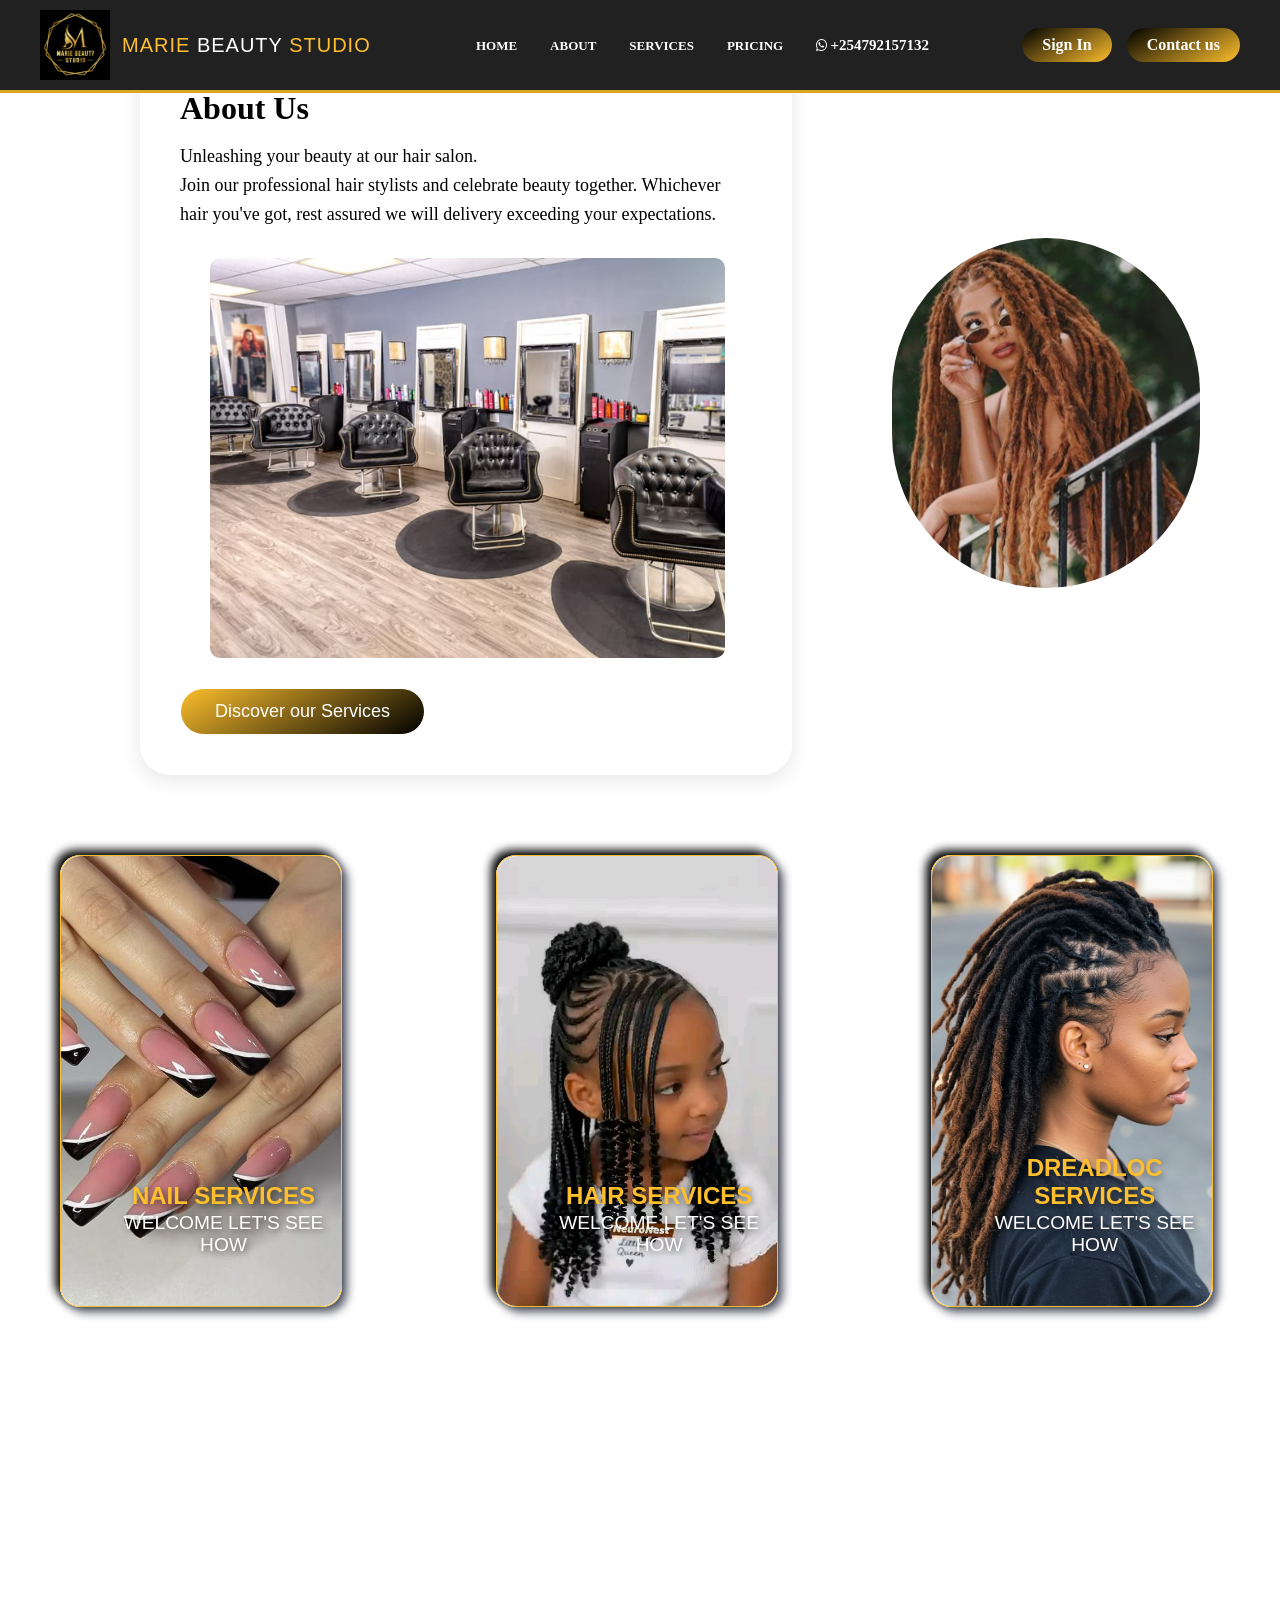
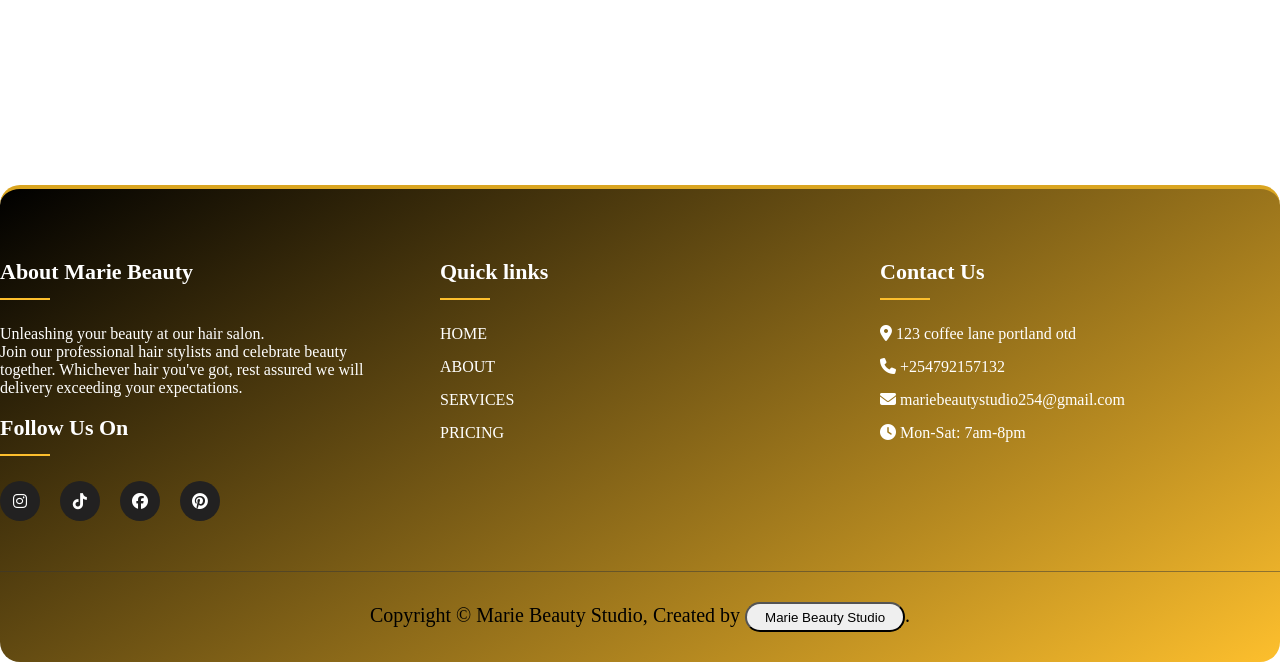
<file: public/about.html>
<!DOCTYPE html>
<html lang="en">
<head>
    <meta charset="UTF-8">
    <meta http-equiv="X-UA-Compatible" content="IE=edge">
    <meta name="viewport" content="width=device-width, initial-scale=1.0">
    <title>About us</title>
    <link rel="stylesheet" href="https://cdnjs.cloudflare.com/ajax/libs/font-awesome/6.5.2/css/all.min.css">
      <link rel="stylesheet" href="abot.css">
</head>
<body>
   
    <header>
       <aside>
  <div class="contain header-container">
    <a href="#" class="logo">
      <img src="images/44444.jpeg">
      <div class="logo-text">
      MARIE <span>BEAUTY </span>STUDIO
      </div>
      <div class="close" id="close-btn">
        <i></i>
      </div>
    </a>

    <nav>
      <ul>
        <li><a href="home.html">HOME</a></li>
        <li><a href="about.html">ABOUT</a></li>
        <li><a href="services.html">SERVICES</a></li>
        <li><a href="pricing.html">PRICING</a></li>
        
        <li><a href=""> <i class="fab fa-whatsapp"></i> <span>+254792157132 </span></a></li>
      </ul>

    </nav>
    <div class="nav-buttons">
        <a href="" class="btn btn-secondary"> Sign In</a>
        <a href="" class="btn btn-primary"> Contact us</a>

      </div>
  </div>

  </aside>
</header>

<section class="me">
     <div class="left-column">
        <h2>About Us</h2>

        <p>
        Unleashing your beauty at our hair salon. <br>
        Join our professional hair stylists and celebrate beauty together.
        Whichever hair you've got, rest assured we will delivery
        exceeding your expectations.
        </p>
        <img src="images/seatsseats.jpg" >
        <button class="hero-btn"><a href="services.html">Discover our Services</a></button>

    </div>

    <div class="right-column">
        <img src="images/cropped_1616 (1).jpg">
    </div>

</section>
<section class="flip">
  

     <div class="row">
  <div class="wrapper2">
    <div class="card5">
      <div class="front-page">
        <div class="card-info">
          <h2 class="card-title"> NAIL SERVICES</h2>
          <p class="card-subtitle">WELCOME LET'S SEE HOW</p>

        </div>
      </div>
      <div class="back-page">
        <div class="card-content">
         <h3> MARIE BEAUTY STUDIO </h3>
         <p class="card-description"> Marie Beauty studio is a fantastic place to be and have your hair done</p>
         <button class="card-button"> <a href="services.html"> Explore More </a></button>
                </div>

      </div>
    </div>
  </div>


 <div class="wrapper4">
    <div class="card7">
      <div class="front-page2">
        <div class="card-info2">
          <h2 class="card-title2"> HAIR SERVICES</h2>
          <p class="card-subtitle2">WELCOME LET'S SEE HOW</p>

        </div>
      </div>
      <div class="back-page2">
        <div class="card-content2">
         <h3>MARIE BEAUTY STUDIO </h3>
         <p class="card-description2"> Marie Beauty studio is a fantastic place to be and have your hair done</p>
         <button class="card-button"> <a href="services.html"> Explore More </a></button>
                </div>

      </div>
    </div>
  </div>


 <div class="wrapper3">
    <div class="card6">
      <div class="front-page1">
        <div class="card-info1">
          <h2 class="card-title1"> DREADLOC SERVICES</h2>
          <p class="card-subtitle1">WELCOME LET'S SEE HOW</p>

        </div>
      </div>
      <div class="back-page1">
        <div class="card-content1">
         <h3> MARIE BEAUTY STUDIO </h3>
         <p class="card-description1"> Marie Beauty studio is a fantastic place to be and have your hair done</p>
         <button class="card-button"> <a href="services.html"> Explore More </a></button>
                </div>

      </div>
    </div>
  </div>
</div>

</section>


<footer>
  <div class="lastlast">
    <div class="footer-content">
      <div class="footer-column">
        <h3> About Marie Beauty</h3>
        <p> Unleashing your beauty at our hair salon. <br>
        Join our professional hair stylists and celebrate beauty together.
        Whichever hair you've got, rest assured we will delivery
        exceeding your expectations.</p><br>
        <h3>Follow Us On</h3>
        <div class="social-links">
          <a href="https://www.facebook.com/Marie Beauty Studio" target="_blank"> <i class="fab fa-instagram"></i></a>
          <a href="https://www.facebook.com/Marie Beauty Studio" target="_blank"> <i class="fab fa-tiktok"></i></a>
          <a href="https://www.facebook.com/Marie Beauty Studio" target="_blank"> <i class="fab fa-facebook"></i></a>
          <a href="https://www.facebook.com/Marie Beauty Studio" target="_blank"> <i class="fab fa-pinterest"></i></a>
          </div>
        
      </div>
<div class="footer-column">
  <h3>Quick links</h3>
   <ul class="footer-links">
    <li><a href="">HOME</a></li>
    <li><a href="">ABOUT</a></li>
    <li><a href="">SERVICES</a></li>
    <li><a href="">PRICING</a></li>
   </ul>
</div>
<div class="footer-column">
  <h3>Contact Us</h3>

  <ul class="footer-links">
  <li><i class="fas fa-map-marker-alt"></i> <span>123 coffee lane portland otd</span></li>
  <li><i class="fas fa-phone"> </i> <span>+254792157132 </span></li>
  <li><i class="fas fa-envelope"></i><span> mariebeautystudio254@gmail.com </span></li>
  <li><i class="fas fa-clock"></i> <span>Mon-Sat: 7am-8pm </span></li>
  </ul>
</div>


    </div>
    <div class="copyright">
       Copyright  &copy; Marie Beauty Studio, <span>Created by <button>Marie Beauty Studio </button></span>.
    </div>
  </div>
</footer>
</body>
</html>
</file>
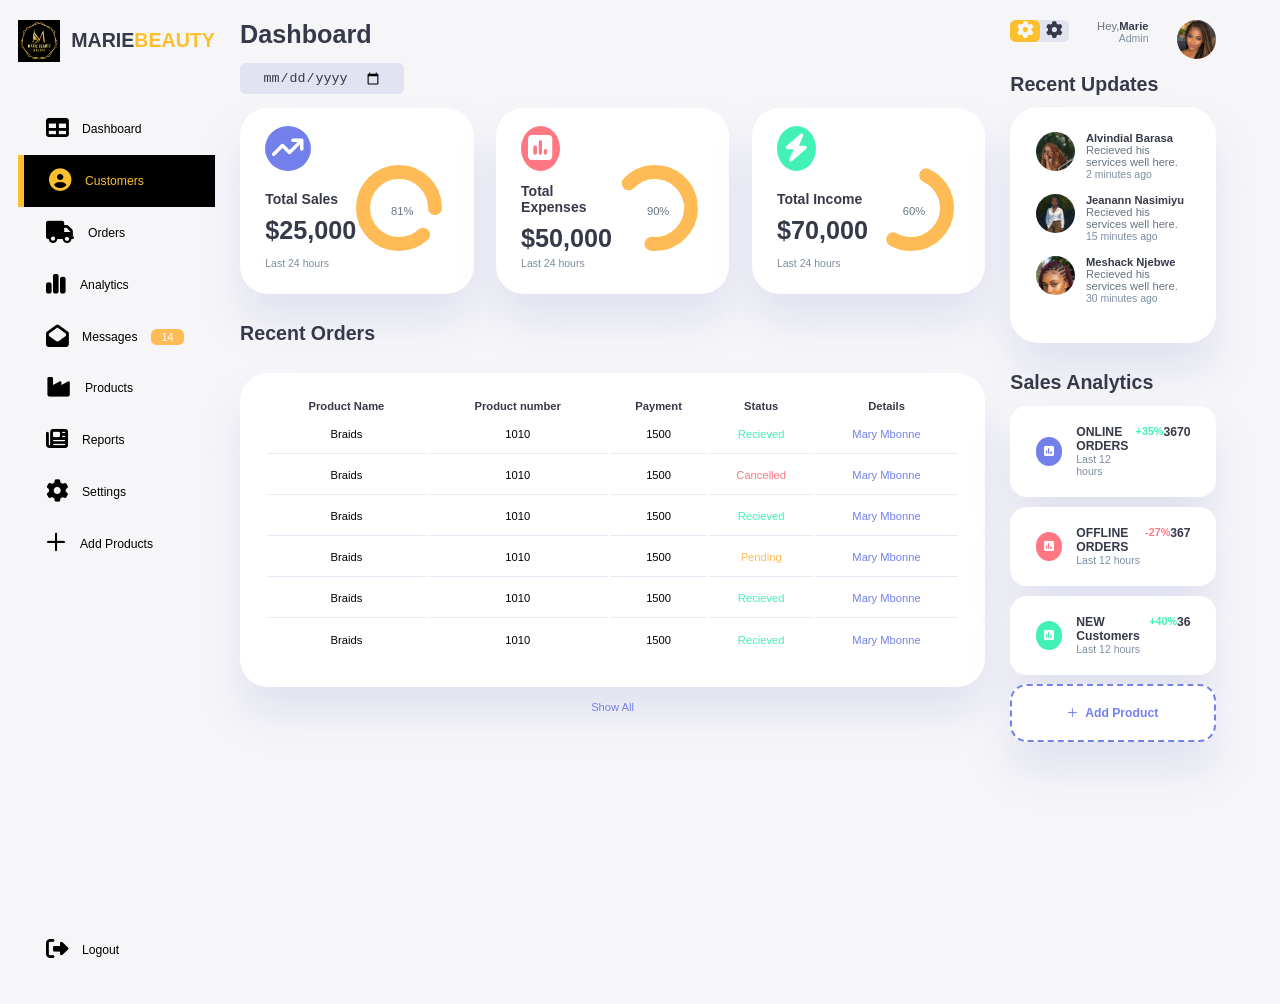
<file: public/dashboard.html>
<!DOCTYPE html>
<html lang="en">
<head>
    <meta charset="UTF-8">
    <meta http-equiv="X-UA-Compatible" content="IE=edge">
    <meta name="viewport" content="width=device-width, initial-scale=1.0">
    <title>DASHBOARD</title>
     <link rel="stylesheet" href="https://cdnjs.cloudflare.com/ajax/libs/font-awesome/6.5.2/css/all.min.css">
    <link rel="stylesheet" href="dash.css">
</head>
<body>
<div class="container">
    <aside>
        <div class="top">
          <div class="logo">
            <img src="images/44444.jpeg"> <br>
            <h2>MARIE<span>BEAUTY</span></h2>
          </div>
          <div class="close" id="close-btn">
            <i class="fa-solid fa-xmark"></i>
          </div>
        </div>
        <div class="sidebar">
            <a href="#"><span><i class="fa fa-table"></i></span>
                <h3>Dashboard</h3>
            </a>
              <a href="#" class="active"><span><i class="fa fa-circle-user"></i></span>
                <h3>Customers</h3> 
            </a>
             <a href="#"><span><i class="fa-solid fa-truck"></i></i></span>
                <h3>Orders</h3>
            </a>
              <a href="#"><span><i class="fa-solid fa-chart-simple"></i></span>
                <h3>Analytics</h3>
            </a>
             <a href="#"><span><i class="fa fa-envelope-open"></i></span>
                <h3>Messages</h3>
                <span class="messages-count">14</span>
            </a>
             <a href="#"><span><i class="fa fa-industry"></i></span>
                <h3>Products</h3>
            </a>
             <a href="#"><span><i class="fa fa-newspaper"></i></span>
                <h3>Reports</h3>
            </a>
            <a href="#"> <span><i class="fa-solid fa-gear"></i></span>
                <h3>Settings</h3>
            </a>
             <a href="#"><span><i class="fa-regular fa-plus"></i></span>
                <h3>Add Products</h3>
            </a>
            
           <a href="#"> <span><i class="fa-solid fa-right-from-bracket"></i></span> 
                <h3>Logout</h3>
            </a>
        </div>
    </aside>




    <main>
        <h1>Dashboard</h1>
        <div class="date">
            <input type="date">
        </div>
        <div class="insights">
            <div class="sales">
                <span><i class="fa fa-arrow-trend-up"></i></span>
                <div class="middle">
                    <div class="left">
                       <h3>Total Sales</h3>
                       <h1>$25,000</h1>
                    </div>
                    <div class="progress">
                        <svg>
                            <circle cx="38" cy="38" r="36"></circle>
                        </svg>
                        <div class="number">
                            <p>81%</p>
                        </div>
                    </div>
                </div>
                <small class="text-muted">Last 24 hours</small>
            </div>

            <div class="expenses">
                <span><i class="fa fa-square-poll-vertical"></i></span>
                <div class="middle">
                    <div class="left">
                       <h3>Total Expenses</h3>
                       <h1>$50,000</h1>
                    </div>
                    <div class="progress">
                        <svg>
                            <circle cx="38" cy="38" r="36"></circle>
                        </svg>
                        <div class="number">
                            <p>90%</p>
                        </div>
                    </div>
                </div>
                <small class="text-muted">Last 24 hours</small>
            </div>

               <div class="income">
                <span><i class="fa fa-bolt"></i></span>
                <div class="middle">
                    <div class="left">
                       <h3>Total Income</h3>
                       <h1>$70,000</h1>
                    </div>
                    <div class="progress">
                        <svg>
                            <circle cx="38" cy="38" r="36"></circle>
                        </svg>
                        <div class="number">
                            <p>60%</p>
                        </div>
                    </div>
                </div>
                <small class="text-muted">Last 24 hours</small>
            </div>
            
        </div>

<div class="recent-orders">
    <h2>Recent Orders</h2>
    <table>
        <thead>
            <tr>
                <th>Product Name</th>
                 <th>Product number</th>
                  <th>Payment</th>
                   <th>Status</th>
                   <th>Details</th>
            </tr>
        </thead>
        <tbody>
            <tr>
                <td>Braids</td>
                <td>1010</td>
                <td>1500</td>
                    <td class="success">Recieved</td>
                    <td class="primary">Mary Mbonne</td>
            </tr>
             <tr>
                <td>Braids</td>
                <td>1010</td>
                <td>1500</td>
                    <td class="danger">Cancelled</td>
                    <td class="primary">Mary Mbonne</td>
            </tr>
             <tr>
                <td>Braids</td>
                <td>1010</td>
                <td>1500</td>
                    <td class="success">Recieved</td>
                    <td class="primary">Mary Mbonne</td>
            </tr>
             <tr>
                <td>Braids</td>
                <td>1010</td>
                <td>1500</td>
                    <td class="warning">Pending</td>
                    <td class="primary">Mary Mbonne</td>
            </tr>
             <tr>
                <td>Braids</td>
                <td>1010</td>
                <td>1500</td>
                    <td class="success">Recieved</td>
                    <td class="primary">Mary Mbonne</td>
            </tr>
             <tr>
                <td>Braids</td>
                <td>1010</td>
                <td>1500</td>
                    <td class="success">Recieved</td>
                    <td class="primary">Mary Mbonne</td>
            </tr>

        </tbody>
    </table>
    <a href="#">Show All</a>
</div>
    
    </main>

    <div class="right">
        <div class="top">
            <button id="menu-btn">
            <span><i class="fa fa-menu"></i></span>
            </button>
            <div class="theme-toggler">
                <span class="active"><i class="fa-solid fa-gear"></i></span>
                <span><i class="fa-solid fa-gear"></i></span>
                        </div>
                        <div class="profile">
                            <div class="info">
                                <p>Hey,<b>Marie</b></p>
                                <small class="text-muted">Admin</small>
                            </div>
                            <div class="profile-photo">
                                <img src="images/Protective Style Braids For Women.jpg">
                            </div>
                        </div>

        </div>

        <div class="recent-updates">
            <h2>Recent Updates</h2>
            <div class="updates">
                <div class="update">
                    <div class="profile-photo">
                        <img src="images/1616.jpg">
                    </div>
                    <div class="message">
                        <p><b>Alvindial Barasa</b><br> Recieved his services well here.</p>
                        <small class="text-muted">2 minutes ago</small>
                    </div>
                </div>
            <div class="update">
                    <div class="profile-photo">
                        <img src="images/3333.jpeg">
                    </div>
                    <div class="message">
                        <p><b>Jeanann Nasimiyu</b> <br>Recieved his services well here.</p>
                        <small class="text-muted">15 minutes ago</small>
                    </div>
                </div>
            
            <div class="update">
                    <div class="profile-photo">
                        <img src="images/10 Hottest Braided Hairstyles for Black Women in….jpg">
                    </div>
                    <div class="message">
                        <p><b>Meshack Njebwe</b> <br> Recieved his services well here.</p>
                        <small class="text-muted">30 minutes ago</small>
                    </div>
                </div>
                </div>
                </div>

                <div class="sales-analytics">
                    <h2>Sales Analytics</h2>
                    <div class="item online">
                        <div class="icon">
                            <span><i class="fa fa-square-poll-vertical"></i></span>
                        </div>
                        <div class="right">
                            <div class="info">
                                <h3>ONLINE ORDERS</h3>
                                <small class="text-muted">Last 12 hours</small>
                            </div>
                            <h5 class="success">+35%</h5>
                            <h3>3670</h3>
                        </div>
                    </div>
                     <div class="item offline">
                        <div class="icon">
                            <span><i class="fa fa-square-poll-vertical"></i></span>
                        </div>
                        <div class="right">
                            <div class="info">
                                <h3>OFFLINE ORDERS</h3>
                                <small class="text-muted">Last 12 hours</small>
                            </div>
                            <h5 class="danger">-27%</h5>
                            <h3>367</h3>
                        </div>
                    </div>
                     <div class="item customers">
                        <div class="icon">
                            <span><i class="fa fa-square-poll-vertical"></i></span>
                        </div>
                        <div class="right">
                            <div class="info">
                                <h3>NEW Customers</h3>
                                <small class="text-muted">Last 12 hours</small>
                            </div>
                            <h5 class="success">+40%</h5>
                            <h3>36</h3>
                        </div>
                    </div>
                     <div class="item add-products">
                        <div>
                            <span><i class="fa-regular fa-plus"></i></span>
                            <h3>Add Product</h3>
                        </div>
                        
                    </div>
                </div>
            </div>
            
            </div>






        </div>
    </div>
</div>

</body>
</html>
</file>
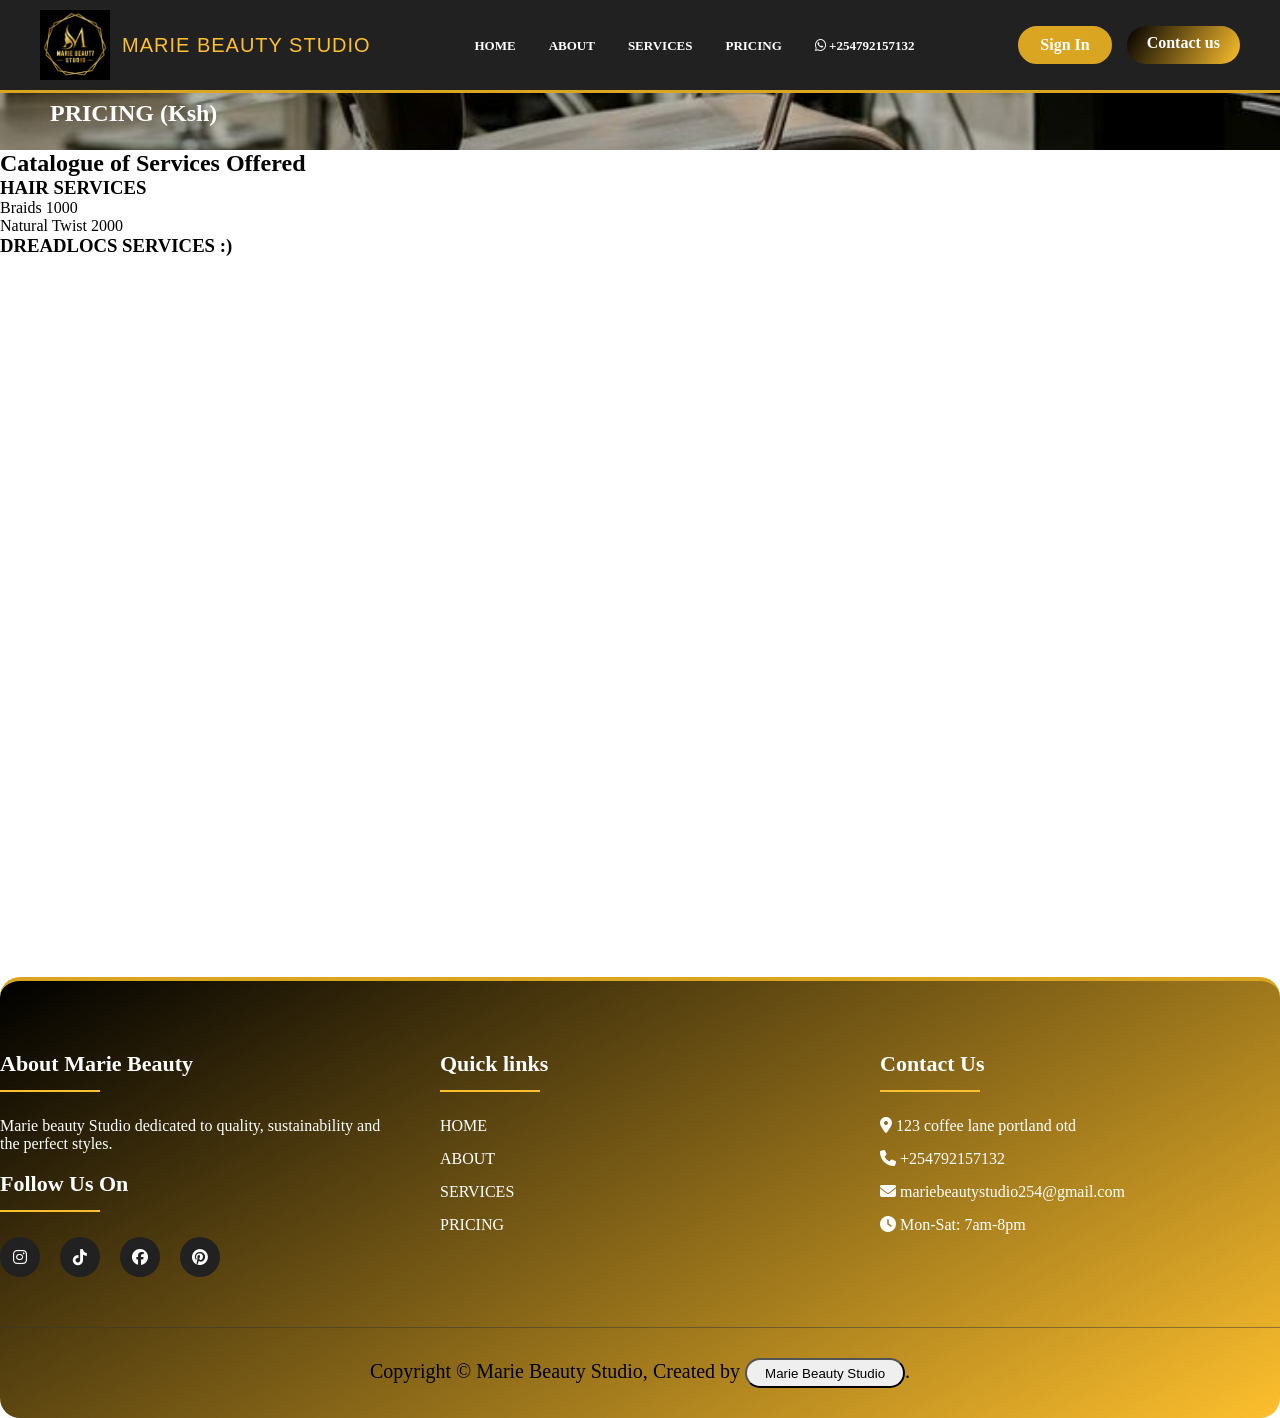
<file: public/pricing.html>
<!DOCTYPE html>
<html lang="en">
<head>
    <meta charset="UTF-8">
    <meta http-equiv="X-UA-Compatible" content="IE=edge">
    <meta name="viewport" content="width=device-width, initial-scale=1.0">
    <title>Price List of Hair and Beauty Services </title>
    <link rel="stylesheet" href="https://cdnjs.cloudflare.com/ajax/libs/font-awesome/6.5.2/css/all.min.css">
    <style>
        *{
    margin: 0;
    padding: 0;
}

.contain{
    width: 100%;
    max-width: 1200px;
    margin: 0 auto;
 }
 header{
   background-color:#222121;
    position: fixed;
    width: 100%;
    top: 0;
    z-index: 1000;
    padding: 10px 0;
    transition: all 0.4 ease;
     border-bottom: 3px solid goldenrod;

 }
 .header-container{
    display: flex;
    justify-content: space-between;
    align-items: center;

 }
 .logo{
    display: flex;
    align-items: center;
    gap: 12px;
    text-decoration: none;

 }
 .logo img{
     width: 70px;
    height: 70px;
    object-fit: contain;
}
 .logo-text{
    font-family: sans-serif;
    font-size: 20px;
    font-weight: 500;
    color:#fdbf2d;
    letter-spacing: 1px;

 }
 .logo-text span{
    color: #fdbf2d;
 }
 nav ul{
    display: flex;
    list-style: none;
    gap: 33px;

 }
 nav a{
    text-decoration: none;
    color: #fff;
    font-weight: 600;
    font-size: 13px;
    position: relative;
    padding: 5px 0;
    transition: all 0.3s ease;
 }
 nav a:after{
    content: '';
    position: absolute;
    bottom: 0;
    left: 0;
    width: 0;
    height: 2px;
    background-color: goldenrod;
    transition: width 0.3s ease;

 }
 nav a:hover{
    transition: width o.3s ease;

 }
 nav a:hover:after{
    width: 100%;
 }
 .nav-buttons{
    display: flex;
    gap: 15px;

 }
 .btn{
    display: inline-block;
    padding: 8px 20px;
    border-radius: 30px;
    text-decoration: none;
    font-weight: 600;
    transition: all 0.3s ease;
    cursor: pointer;
    border: none;
    font-size: 16px;
 }
 .btn-primary{
    background: linear-gradient(120deg, #000, #fdbf2d);
    color: #fff;
 }
 .btn-primary:hover{
    background:linear-gradient(180deg, #fdbf2d, #000);
    transform: translateY(-3px);

 }
 .btn-secondary{
    background: goldenrod;
    color: #fff;
    border: 2px solid goldenrod;
 }
 .btn-secondary:hover{
    background:linear-gradient(180deg, #fdbf2d, #000);
    transform: translateY(-3px);

 }


 .myself{
   height: 150px;
   width: 100%;
   background-image:url(images/Choosing\ Comfortable\ and\ Stylish\ Salon\ Chairs.jpg); 
   background-position: center;
   background-size: cover;
   position: relative;
   align-items: center;
}
.myself h1{
    color: #fff;
    padding-top: 100px;
    padding-left: 50px;
}
 footer{
  background: linear-gradient(150deg, #000, #fdbf2d);
  color: #fff;
  padding: 70px 0 30px;
  border-top:4px solid goldenrod ;
border-radius: 20px;
 }
 .footer-content{
display: grid;
grid-template-columns: repeat(auto-fit, minmax(250px,1fr));
gap: 40px;
margin-bottom: 50px;
 }
 .footer-column h3{
  font-size: 22px;
  margin-bottom: 25px;
  position: relative;
  padding-bottom: 15px;

 }
 .footer-column h3:after{
  content: '';
  position: absolute;
  bottom: 0;
  left: 0;
  width: 100px;
  height: 2px;
  background: #fdbf2d;
 }
 .footer-links{
  list-style: none;
  text-decoration: none;
 }
 .footer-links li{
  margin-bottom:15px ;


 }
 .footer-links a{
  color: #fff;
  text-decoration: none;

  transition: all 0.3s ease;
 }
 .footer-links a:hover{
  color: #fdbf2d;
  padding-left: 10px;
 }
 .social-links{
  display: flex;
 gap: 20px;
 margin-top: 20px;

 }
 .social-links a{
  display: flex;
  align-items: center;
  justify-content: center;
  width: 40px;
  height: 40px;
  background: #222121;
  color: #fff;
  border-radius: 20px;
  text-decoration: none;
  transition: all 0.3s ease ;
 }
 .social-links a:hover{
  background: linear-gradient(150deg, #fdbf2d, #000);
  transform: translateY(-3px);
 }
 .copyright{
  text-align: center;
  color: #000;
  font-size: 20px;
  padding-top: 30px;
  border-top: 1px solid rgba(55,55,55,0.5);

 }
 .copyright span button{
   text-align: center;
   border-radius: 20px;
   height: 30px;
   width: 160px;
 }
 .fab .fa{
  text-align: center;
  justify-content: center;
  align-items: center;
 }


 .middle{
   height: 800px;
   width: 100%;
 }

    </style>
      
</head>
<body>
     <header>
  <div class="contain header-container">
    <a href="#" class="logo">
      <img src="images/44444.jpeg">
      <div class="logo-text">
      MARIE <span>BEAUTY STUDIO</span>
      </div>
    </a>
    <nav>
      <ul>
        <li><a href="home.html">HOME</a></li>
        <li><a href="about.html">ABOUT</a></li>
        <li><a href="services.html">SERVICES</a></li>
        <li><a href="pricing.html">PRICING</a></li>
        <li><a href=""> <i class="fab fa-whatsapp"></i> <span>+254792157132 </span></a></li>
      </ul>

    </nav>
    <div class="nav-buttons">
        <a href="" class="btn btn-secondary"> Sign In</a>
        <a href="" class="btn btn-primary"> Contact us</a>

      </div>
  </div>

  
</header>
    <section class="myself">
        <h1>PRICING (Ksh)</h1>
    </section>
    <section>
        <h1>Catalogue of Services Offered</h1>
    </section>

    <section class="middle">
      <div class="left-column">
          <h3>HAIR SERVICES</h3>
          <div class="content">
            Braids          1000 <br>
            Natural Twist   2000 <br>

            
          </div>

      </div>
      <div class="right-column">
         <div class="content">
            <h3>DREADLOCS SERVICES :)</h3>
         </div>
      </div>
    </section>
    <footer>
  <div class="lastlast">
    <div class="footer-content">
      <div class="footer-column">
        <h3> About Marie Beauty</h3>
        <p>Marie beauty Studio dedicated to quality, sustainability and the perfect styles.</p><br>
        <h3>Follow Us On</h3>
        <div class="social-links">
          <a href="https://www.facebook.com/Marie Beauty Studio" target="_blank"> <i class="fab fa-instagram"></i></a>
          <a href="https://www.facebook.com/Marie Beauty Studio" target="_blank"> <i class="fab fa-tiktok"></i></a>
          <a href="https://www.facebook.com/Marie Beauty Studio" target="_blank"> <i class="fab fa-facebook"></i></a>
          <a href="https://www.facebook.com/Marie Beauty Studio" target="_blank"> <i class="fab fa-pinterest"></i></a>
          </div>
        
      </div>
<div class="footer-column">
  <h3>Quick links</h3>
   <ul class="footer-links">
    <li><a href="">HOME</a></li>
    <li><a href="">ABOUT</a></li>
    <li><a href="">SERVICES</a></li>
    <li><a href="">PRICING</a></li>
   </ul>
</div>
<div class="footer-column">
  <h3>Contact Us</h3>

  <ul class="footer-links">
  <li><i class="fas fa-map-marker-alt"></i> <span>123 coffee lane portland otd</span></li>
  <li><i class="fas fa-phone"> </i> <span>+254792157132 </span></li>
  <li><i class="fas fa-envelope"></i><span> mariebeautystudio254@gmail.com </span></li>
  <li><i class="fas fa-clock"></i> <span>Mon-Sat: 7am-8pm </span></li>
  </ul>
</div>


    </div>
    <div class="copyright">
       Copyright  &copy; Marie Beauty Studio, <span>Created by <button>Marie Beauty Studio </button></span>.
    </div>
  </div>
</footer>
</body>
</html>
</file>
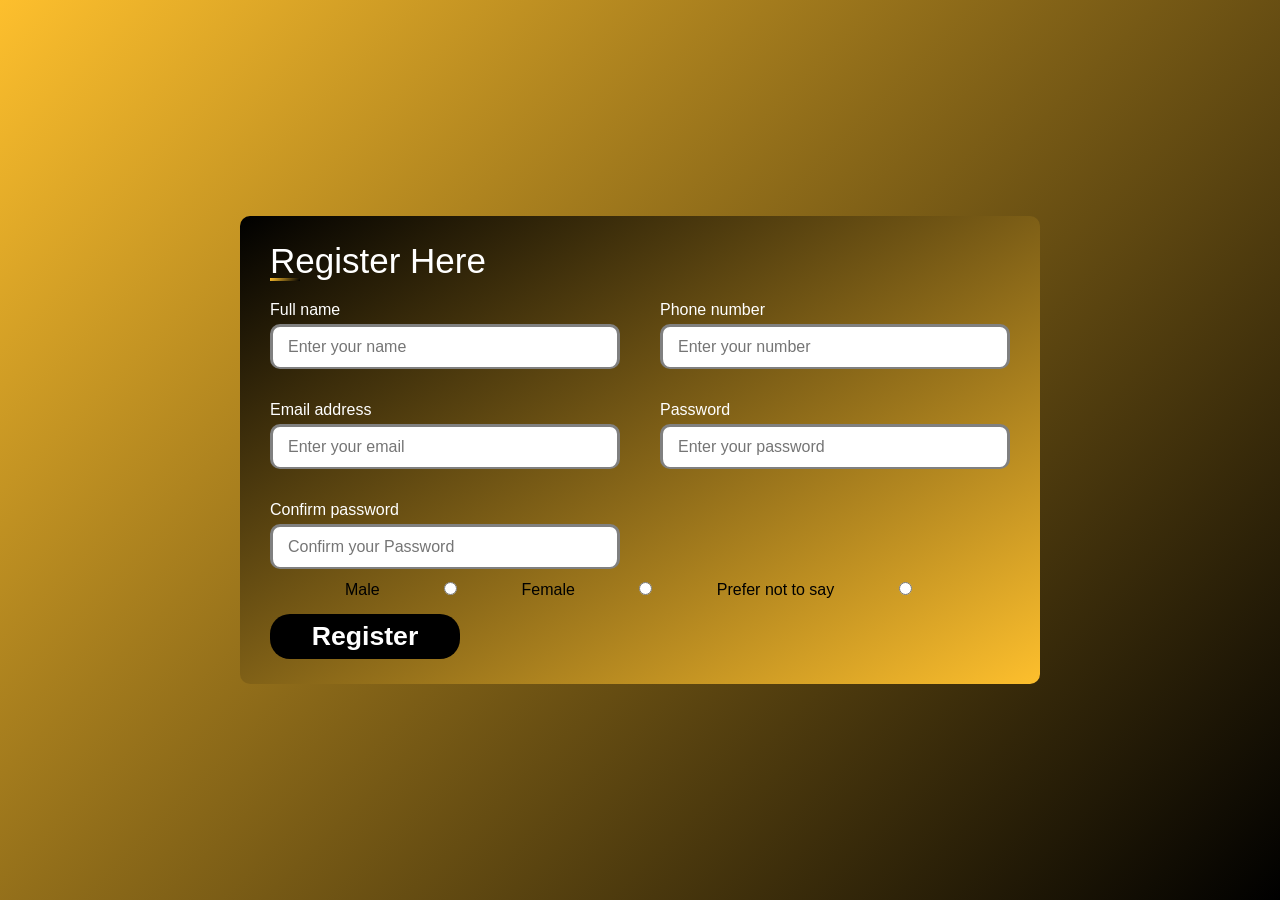
<file: public/reg.html>
<!DOCTYPE html>
<html lang="en">
<head>
    <meta charset="UTF-8">
    <meta name="viewport" content="width=device-width, initial-scale=1.0">
    <title>Registration</title>
    <link rel="stylesheet" href="re.css">
</head>
<body>
    <div class="container">
        <div class="title">Register Here</div>
        <form action="#">
            <div class="user-details">
                
                <div class="input-box">
                    <span class="details">Full name</span>
                    <input type="text" placeholder="Enter your name" required>
                </div>
                <div class="input-box">
                    <span class="details">Phone number</span>
                    <input type="text" placeholder="Enter your number" required>
                </div>
                <div class="input-box">
                    <span class="details">Email address</span>
                    <input type="text" placeholder="Enter your email" required>
                </div>
                <div class="input-box">
                    <span class="details">Password </span>
                    <input type="text" placeholder="Enter your password" required>
                </div>
                <div class="input-box">
                    <span class="details">Confirm password</span>
                    <input type="text" placeholder="Confirm your Password" required>
                </div>
            </div>
           
                <div class="category">
                    <span>Male</span>
            <input type="radio" name="gender" >
            <span>Female</span>
                    <input type="radio" name="gender">
                    <span>Prefer not to say</span>
                    <input type="radio" name="gender">
                </div>
            
            <button class="submit"><h1> Register</h1></button>
        </form>
    </div>
    </div>
</body>
</html>
</file>
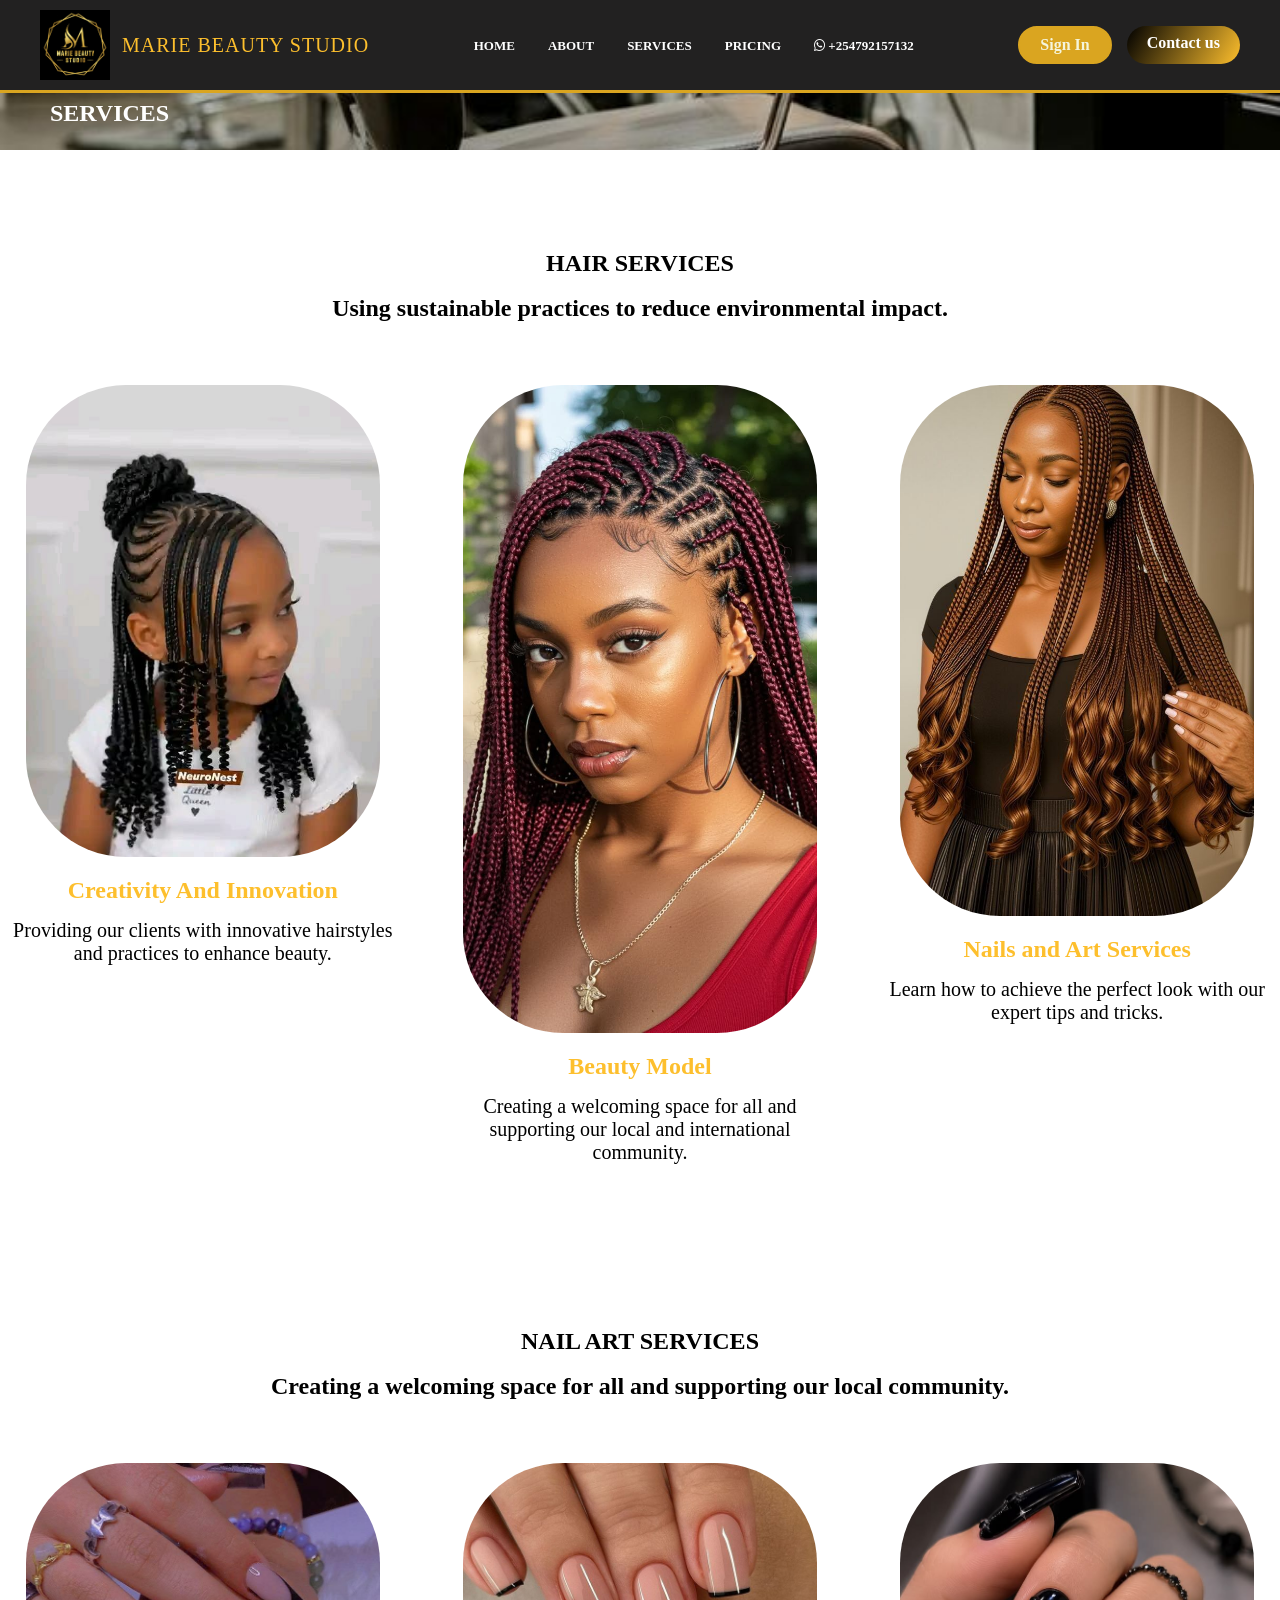
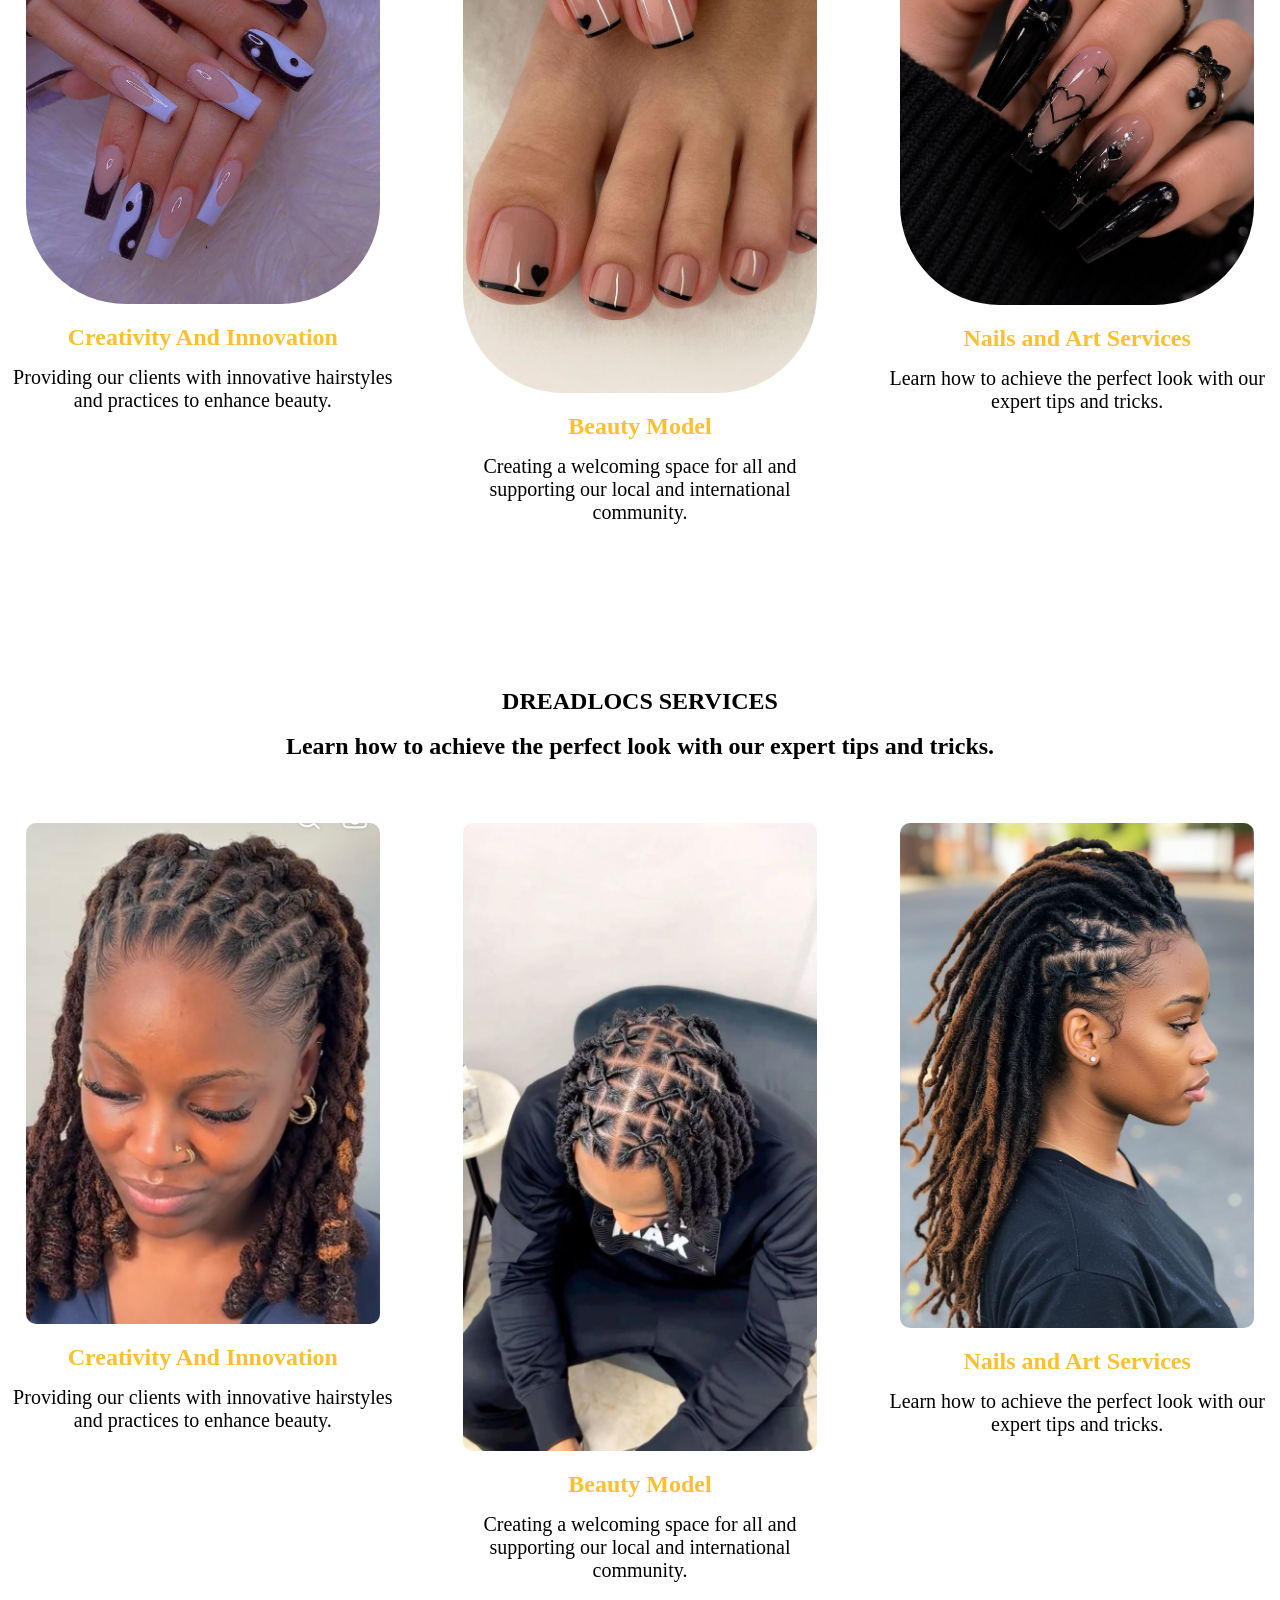
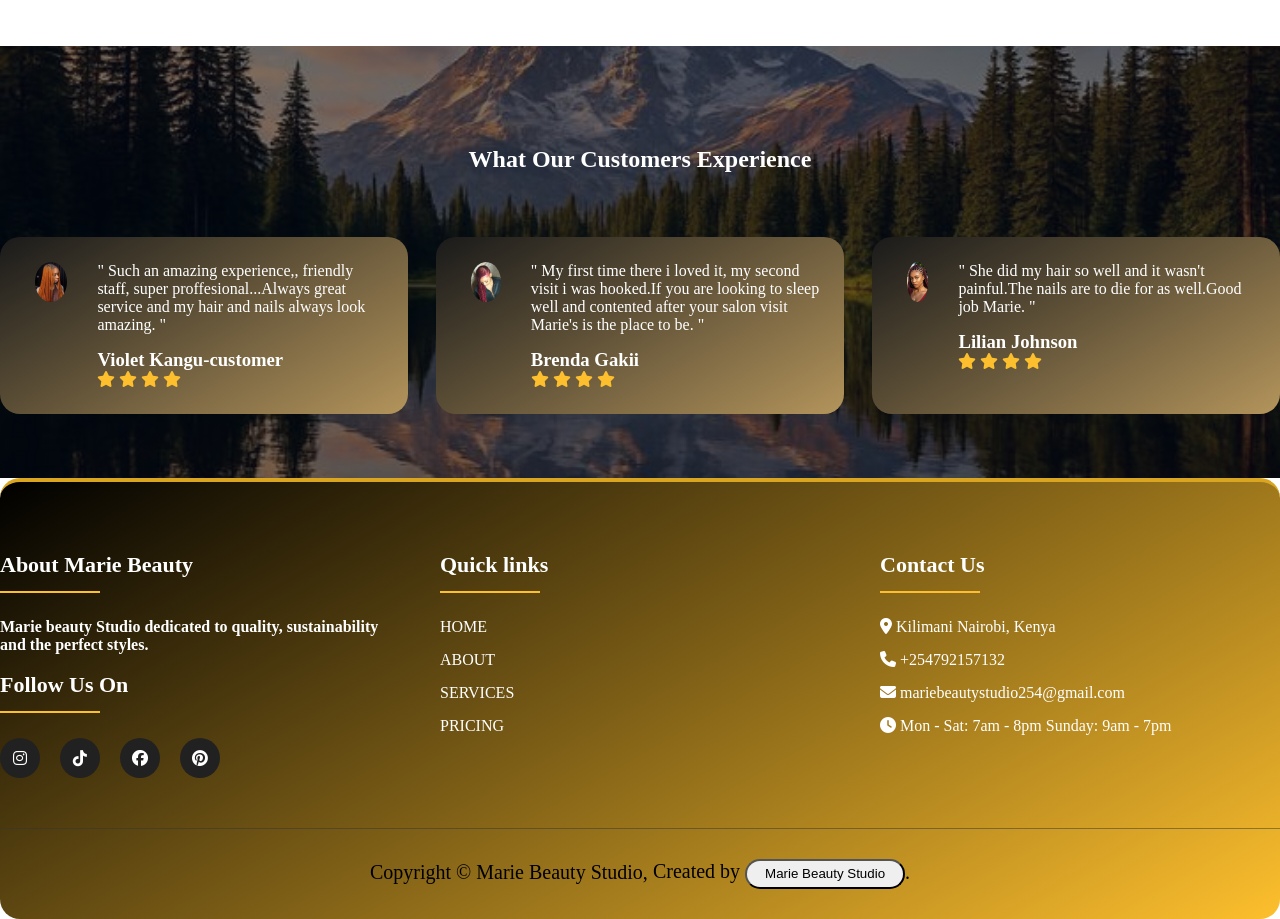
<file: public/services.html>
<!DOCTYPE html>
<html lang="en">
<head>
    <meta charset="UTF-8">
    <meta http-equiv="X-UA-Compatible" content="IE=edge">
    <meta name="viewport" content="width=device-width, initial-scale=1.0">
    <title>Services</title>
    <link rel="stylesheet" href="https://cdnjs.cloudflare.com/ajax/libs/font-awesome/6.5.2/css/all.min.css">
      <link rel="stylesheet" href="servic.css">
</head>
<body>
     <header>
  <div class="contain header-container">
    <a href="#" class="logo">
      <img src="images/44444.jpeg">
      <div class="logo-text">
      MARIE <span>BEAUTY STUDIO</span>
      </div>
    </a>
    <nav>
      <ul>
        <li><a href="home.html">HOME</a></li>
        <li><a href="about.html">ABOUT</a></li>
        <li><a href="services.html">SERVICES</a></li>
        <li><a href="pricing.html">PRICING</a></li>
        <li><a href=""> <i class="fab fa-whatsapp"></i> <span>+254792157132 </span></a></li>
      </ul>

    </nav>
    <div class="nav-buttons">
        <a href="form.html" class="btn btn-secondary"> Sign In</a>
        <a href="" class="btn btn-primary"> Contact us</a>

      </div>
  </div>

  
</header>
    <section class="myself">
        <h1>SERVICES</h1>
    </section>
    <!------------facilities--------------------------------->
    <section class="facilities">
    <h1>HAIR SERVICES
    </h1> <br><h2>Using sustainable practices to reduce environmental impact.</h2>

    <div class="row">
        <div class="facilities-col">
            <img src="images/children hairstyles.jpg">
            <h2>Creativity And Innovation</h2>
            <p>Providing our clients with innovative hairstyles and practices to enhance beauty.</p>
        </div>
        <div class="facilities-col">
            <img src="images/10 Hottest Braided Hairstyles for Black Women in….jpg">
            <h2>Beauty Model</h2>
            <p>Creating a welcoming space for all and supporting our local and international community.</p>
        </div>
        <div class="facilities-col">
            <img src="images/632896553927649112.jpg">
            <h2>Nails and Art Services </h2>
            <p>Learn how to achieve the perfect look with our expert tips and tricks.</p>
        </div>

    </div>

</section>
<!--------------facilities 2-------------------->
<section class="facilities2">
    <h1>NAIL  ART  SERVICES</h1> <br>
    <h2>Creating a welcoming space for all and supporting our local community.</h2>

    <div class="row">
        <div class="facilities2-col">
            <img src="images/30 Gorgeous French Tip Nails Ideas You’ll Truly Love.jpg">
            <h2>Creativity And Innovation</h2>
            <p>Providing our clients with innovative hairstyles and practices to enhance beauty.</p>
        </div>
        <div class="facilities2-col">
            <img src="images/Uñas Acrílicas - Uñas Acrílicas added a new photo_.jpg">
            <h2>Beauty Model</h2>
            <p>Creating a welcoming space for all and supporting our local and international community.</p>
        </div>
        <div class="facilities2-col">
            <img src="images/unhas.jpg">
            <h2>Nails and Art Services </h2>
            <p>Learn how to achieve the perfect look with our expert tips and tricks.</p>
        </div>

    </div>

</section>

<!----------facilities 3--------------->
<section class="facilities3">
    <h1>DREADLOCS SERVICES</h1> <br>
    <h2>Learn how to achieve the perfect look with our expert tips and tricks.</h2>

    <div class="row">
        <div class="facilities3-col">
            <img src="images/3237030978842094.jpg">
            <h2>Creativity And Innovation</h2>
            <p>Providing our clients with innovative hairstyles and practices to enhance beauty.</p>
        </div>
        <div class="facilities3-col">
            <img src="images/1829656094764190.jpg">
            <h2>Beauty Model</h2>
            <p>Creating a welcoming space for all and supporting our local and international community.</p>
        </div>
        <div class="facilities3-col">
            <img src="images/Bold Locs Hairstyle for Black Women (2).jpg ">
            <h2>Nails and Art Services </h2>
            <p>Learn how to achieve the perfect look with our expert tips and tricks.</p>
        </div>

    </div>

</section>
<!---------testimonials------------------->
<section class="testimonials">
    <h1>What Our Customers Experience</h1>
    <p></p>

    <div class="row">
        <div class="testimonial-col">
            <img src="images/6666.jpg">
            <div>
                <p>" Such an amazing experience,, friendly staff, super proffesional...Always great service and my hair and nails always look amazing. " </p>
                <h3>Violet Kangu-customer</h3>
                <i class="fa fa-star"></i>
                <i class="fa fa-star"></i>
                <i class="fa fa-star"></i>
                <i class="fa fa-star"></i>
                <i class="fa fa-star-o"></i>
            </div>
        </div>
<div class="testimonial-col">
            <img src="images/873205815236700240.jpg">
            <div>
                <p> " My first time there i loved it, my second visit i was hooked.If you are looking to sleep well and contented after your salon
                    visit Marie's is the place to be. " </p>
                <h3>Brenda Gakii</h3>
                <i class="fa fa-star"></i>
                <i class="fa fa-star"></i>
                <i class="fa fa-star"></i>
                <i class="fa fa-star"></i>
                <i class="fa fa-star-half-o"></i>

            </div>
        </div>

        <div class="testimonial-col">
            <img src="images/10 Hottest Braided Hairstyles for Black Women in….jpg">
            <div>
                <p> " She did my hair so well and it wasn't painful.The nails are to die for as well.Good job Marie. "</p>
                <h3>Lilian Johnson</h3>
                <i class="fa fa-star"></i>
                <i class="fa fa-star"></i>
                <i class="fa fa-star"></i>
                <i class="fa fa-star"></i>
                <i class="fa fa-star-half-o"></i>

            </div>
        </div>

    </div>
</section>
<footer>
  <div class="lastlast">
    <div class="footer-content">
      <div class="footer-column">
        <h3> About Marie Beauty</h3>
        <p> <h4>Marie beauty Studio dedicated to quality, sustainability and the perfect styles. </h4></p><br>
        <h3>Follow Us On</h3>
        <div class="social-links">
          <a href="https://www.instagram.com/Marie Beauty Studio" target="_blank"> <i class="fab fa-instagram"></i></a>
          <a href="https://www.tiktok.com/Marie Beauty Studio" target="_blank"> <i class="fab fa-tiktok"></i></a>
          <a href="https://www.facebook.com/Marie Beauty Studio" target="_blank"> <i class="fab fa-facebook"></i></a>
          <a href="https://www.pinterest.com/Marie Beauty Studio" target="_blank"> <i class="fab fa-pinterest"></i></a>
          </div>
        
      </div>
<div class="footer-column">
  <h3>Quick links</h3>
   <ul class="footer-links">
    <li><a href="">HOME</a></li>
    <li><a href="">ABOUT</a></li>
    <li><a href="">SERVICES</a></li>
    <li><a href="">PRICING</a></li>
   </ul>
</div>
<div class="footer-column">
  <h3>Contact Us</h3>

  <ul class="footer-links">
  <li><a href=""><i class="fas fa-map-marker-alt"></i> <span>Kilimani Nairobi, Kenya </span></a></li>
  <li><a href=""><i class="fas fa-phone"> </i> <span>+254792157132 </span> </a></li>
  <li> <a href=""><i class="fas fa-envelope"></i><span> mariebeautystudio254@gmail.com </span> </a></li>
  <li><i class="fas fa-clock"></i> <span>Mon - Sat: 7am - 8pm  Sunday: 9am - 7pm</span></li>
  </ul>
</div>


    </div>
    <div class="copyright">
       Copyright  &copy; Marie Beauty Studio, <span>Created by <button>Marie Beauty Studio </button></span>.
    </div>
  </div>
</footer>
    
</body>
</html>
</file>
<file: public/abot.css>
*{
    margin: 0;
    padding: 0;
}

body{
    margin: 0;
    padding: 0;
}
.contain{
    width: 100%;
    max-width: 1200px;
    margin: 0 auto;
 }
 header{
     background-color:#222121;
    position: fixed;
    width: 100%;
    top: 0;
    z-index: 1000;
    padding: 10px 0;
    transition: all 0.4 ease;
     border-bottom: 3px solid goldenrod;

 }
 .header-container{
    display: flex;
    justify-content: space-between;
    align-items: center;

 }
 .logo{
    display: flex;
    align-items: center;
    gap: 12px;
    text-decoration: none;

 }
 .logo img{
     width: 70px;
    height: 70px;
    object-fit: contain;
    
}
 .logo-text{
    font-family: sans-serif;
    font-size: 20px;
    font-weight: 500;
    color:#fdbf2d;
    letter-spacing: 1px;

 }
 .logo-text span{
    color: #fff;
 }
 nav a span{
  font-size: 15px;
 }
 nav ul{
    display: flex;
    list-style: none;
    gap: 33px;

 }
 nav a{
    text-decoration: none;
    color: #fff;
    font-weight: 600;
    font-size: 13px;
    position: relative;
    padding: 5px 0;
    transition: all 0.3s ease;
 }
 nav a:after{
    content: '';
    position: absolute;
    bottom: 0;
    left: 0;
    width: 0;
    height: 2px;
    background-color: goldenrod;
    transition: width 0.3s ease;

 }
 nav a:hover{
    transition: width o.3s ease;

 }
 nav a:hover:after{
    width: 100%;
 }
 .nav-buttons{
    display: flex;
    gap: 15px;

 }
 .btn{
    display: inline-block;
    padding: 8px 20px;
    border-radius: 30px;
    text-decoration: none;
    font-weight: 600;
    transition: all 0.3s ease;
    cursor: pointer;
    border: none;
    font-size: 16px;
 }
 .btn-primary{
    background: linear-gradient(150deg, #000, #fdbf2d);
    color: #fff;
 }
 .btn-primary:hover{
    background:linear-gradient(180deg, #fdbf2d, #000);
    transform: translateY(-3px);

 }
 .btn-secondary{
    background: linear-gradient(150deg,#000, #fdbf2d);
    color: #fff;
 }
 .btn-secondary:hover{
    background:linear-gradient(180deg, #fdbf2d, #000);
    transform: translateY(-3px);

 }
.me{
    margin-top: 10px;
     display: flex;
    align-items: center;
    gap: 40px;
    padding: 50px;
    max-width: 1000px;
    margin: auto;
}
.left-column {
    width: 65%;
    padding: 40px;
    background:transparent;
    border-radius: 30px;
    box-shadow: 0 5px 20px rgba(0,0,0,0.1);
}
.left-column img{
    width: 90%;
    height: 400px;
    margin: clamp(5px, 5vw, 30px);
    object-fit: cover;
    border-radius: 10px;
    display: block;
}

.left-column h2 {
    font-size: 32px;
    margin-bottom: 15px;
}

.left-column p {
    font-size: 18px;
    line-height: 1.6;
}


.right-column {
    width: 35%;
}
.right-column img {
    width: 100%;
    height: 350px;
    margin: clamp(10px, 5vw, 60px);
    object-fit: cover;
    border-radius: 300px;
    display: block;
    animation: floating 2s ease-in-out infinite;
}
@keyframes floating {
    0% {
        transform: translateY(0);
    }

    50% {
        transform: translateY(-30px);
    }

    100% {
        transform: translateY(0);
    }
}




.right-column img:hover{
    cursor: pointer;
}
.flip .diba{
    color: #fdbf2d;
    align-items: center;
    justify-content: center;
    background-image:linear-gradient(rgba(2,7,28,0.5),rgba(2,7,28,0.5)), url(images/seatsseats.jpg);
    text-align: center;
    height: 70px;
    padding-top: 15px;
    background-position: center;
    background-size: cover;
    font-size: 30px;
    font-weight: 700;
    width: 100%;
}
.row{
    display: flex;
    box-sizing: content-box;
    gap: 12%;

}
.hero-btn{
    display: inline-block;
    text-decoration: none;
    color: #fff;
    border: 1px solid #fff;
    padding: 12px 34px;
    background: linear-gradient(150deg, #fdbf2d, #000);
    position: relative;
    cursor: pointer;
    border-radius: 30PX;
}
.hero-btn a{
    text-decoration: none;
    color: #fff;
    font-size: 18px ;
}
.hero-btn:hover{
    border: 1px solid  #fdbf2d;
    background:linear-gradient(150deg, #000, #fdbf2d);
     box-shadow: 1px 1px 20px #fdbf2d;
       transform: scale(1.1);
}
.flip{
   height: 100vh;
   font-family: sans-serif;
   margin: 30px 60px;
   width: 100%;


 }.wrapper2{
   perspective: 3000px;

 }
 .card5{
   width: 280px;
   height: 450px;
   transform-style:preserve-3d;
   transition: transform 0.8s ease-in-out;
   cursor: pointer;
   border: 1px solid #fdbf2d;
   box-shadow: 5px 5px 10px rgba(4,9,30,0.7), -5px -5px 10px;
   border-radius: 20px;

 }
 .card5:hover{
   transform: rotateY(180deg);

 }
 .front-page,
 .back-page{
   position: absolute;
   width: 100%;
   height: 100%;
   backface-visibility: hidden;
   border-radius: 20px;

 }
 .front-page{
   background: url(images/19069998416447658.jpg);
   background-size: cover;
   background-position: center;
 }
 .card-info{
   position: absolute;
   bottom: 50px;
   left: 45px;
   color: #fdbf2d;
   text-shadow: 2px 2px 6px rgba(0,0,0,0.5);
   text-align: center;

 }
 .card-title{
   font-style: 2rem;
   font-weight: bold;
 }
 .card-subtitle{
   font-size: 1.2rem;
   margin-top: 2px;
   color: #fff;
 }
 .back-page{
   background: url(images/30\ Gorgeous\ French\ Tip\ Nails\ Ideas\ You’ll\ Truly\ Love.jpg);
   color: #fdbf2d;
   background-size: cover;
   background-position: center;
   display: flex;
   justify-content: center;
   align-items: center;
   transform: rotateY(180deg);
   box-shadow:0 20px 40px rgba(4,9,30,0.7);
   
 }
 .card-content{
   text-align: center;
   font-weight: bold;
   margin-bottom: 15px;

 }
 .card-description{
   font-size: 1rem;
   color: #fff;
   margin-bottom: 20px;
   line-height: 1.6;
 }





 .wrapper3{
   perspective: 3000px;

 }
 .card6{
   width: 280px;
   height: 450px;
   transform-style:preserve-3d;
   transition: transform 0.8s ease-in-out;
   cursor: pointer;
   border: 1px solid #fdbf2d;
   box-shadow: 5px 5px 10px rgba(4,9,30,0.7), -5px -5px 10px;
   border-radius: 20px;

 }
 .card6:hover{
   transform: rotateY(180deg);

 }
 .front-page1,
 .back-page1{
   position: absolute;
   width: 100%;
   height: 100%;
   backface-visibility: hidden;
   border-radius: 20px;

 }
 .front-page1{
   background: url(images/Bold\ Locs\ Hairstyle\ for\ Black\ Women\ \(1\).jpg);
   background-size: cover;
   background-position: center;
 }
 .card-info1{
   position: absolute;
   bottom: 50px;
   left: 45px;
   color: #fdbf2d;
   text-shadow: 2px 2px 6px rgba(0,0,0,0.5);
   text-align: center;

 }
 .card-title1{
   font-style: 2rem;
   font-weight: bold;
 }
 .card-subtitle1{
   font-size: 1.2rem;
   margin-top: 2px;
   color:#fff;
 }
 .back-page1{
   background: url(images/hello.jpg);
   color: #fdbf2d;
   background-size: cover;
   background-position: center;
   display: flex;
   justify-content: center;
   align-items: center;
   transform: rotateY(180deg);
   box-shadow:0 20px 40px rgba(4,9,30,0.7);
   
 }
 .card-content1{
   text-align: center;
   font-weight: bold;
   margin-bottom: 15px;

 }
 .card-description1{
   font-size: 1rem;
   color:#fff;
   margin-bottom: 20px;
   line-height: 1.6;
 }

 .wrapper4{
   perspective: 3000px;

 }
 .card7{
   width: 280px;
   height: 450px;
   transform-style:preserve-3d;
   transition: transform 0.8s ease-in-out;
   cursor: pointer;
   border: 1px solid #fdbf2d;
   box-shadow: 5px 5px 10px rgba(4,9,30,0.7), -5px -5px 10px;
   border-radius: 20px;

 }
 .card7:hover{
   transform: rotateY(180deg);

 }
 .front-page2,
 .back-page2{
   position: absolute;
   width: 100%;
   height: 100%;
   backface-visibility: hidden;
   border-radius: 20px;

 }
 .front-page2{
   background: url(images/children\ hairstyles.jpg);
   background-size: cover;
   background-position: center;
 }
 .card-info2{
   position: absolute;
   bottom: 50px;
   left: 45px;
   color: #fdbf2d;
   text-shadow: 2px 2px 6px rgba(0,0,0,0.5);
   text-align: center;

 }
 .card-title2{
   font-style: 2rem;
   font-weight: bold;
 }
 .card-subtitle2{
   font-size: 1.2rem;
   margin-top: 2px;
   color: #fff;
 }
 .back-page2{
   background: url(images/632896553927649112.jpg);
   color: #fdbf2d;
   background-size: cover;
   background-position: center;
   display: flex;
   justify-content: center;
   align-items: center;
   transform: rotateY(180deg);
   box-shadow:0 20px 40px rgba(4,9,30,0.7);
   
 }
 .card-content2{
   text-align: center;
   font-weight: bold;
   margin-bottom: 15px;

 }
 .card-description2{
   font-size: 1rem;
   color: #fff;
   margin-bottom: 20px;
   line-height: 1.6;
 }
 .card-button{
    background: linear-gradient(150deg, #000, #fdbf2d);
    color: #fff;
    padding: 12px 24px;
    font-size: 1rem;
    border: none;
    border-radius: 25px;
    cursor: pointer;
    transition: all 0.3s ease;
 }
 .card-button a{
    color: #fff;
    text-decoration: none;

 }


 footer{
  background: linear-gradient(150deg, #000, #fdbf2d);
  color: #fff;
  padding: 70px 0 30px;
  border-top:4px solid goldenrod ;
border-radius: 20px;
 }
 .footer-content{
display: grid;
grid-template-columns: repeat(auto-fit, minmax(250px,1fr));
gap: 40px;
margin-bottom: 50px;
 }
 .footer-column h3{
  font-size: 22px;
  margin-bottom: 25px;
  position: relative;
  padding-bottom: 15px;

 }
 .footer-column h3:after{
  content: '';
  position: absolute;
  bottom: 0;
  left: 0;
  width: 50px;
  height: 2px;
  background: #fdbf2d;
 }
 .footer-links{
  list-style: none;
  text-decoration: none;
 }
 .footer-links li{
  margin-bottom:15px ;


 }
 .footer-links a{
  color: #fff;
  text-decoration: none;

  transition: all 0.3s ease;
 }
 .footer-links a:hover{
  color: #fdbf2d;
  padding-left: 10px;
 }
 .social-links{
  display: flex;
 gap: 20px;
 margin-top: 20px;

 }
 .social-links a{
  display: flex;
  align-items: center;
  justify-content: center;
  width: 40px;
  height: 40px;
  background: #222121;
  color: #fff;
  border-radius: 20px;
  text-decoration: none;
  transition: all 0.3s ease ;
 }
 .social-links a:hover{
  background: linear-gradient(150deg, #fdbf2d, #000);
  transform: translateY(-3px);
 }
 .copyright{
  text-align: center;
  color: #000;
  font-size: 20px;
  padding-top: 30px;
  border-top: 1px solid rgba(55,55,55,0.5);

 }
 .copyright span button{
   text-align: center;
   border-radius: 20px;
   height: 30px;
   width: 160px;
 }
 .fab .fa{
  text-align: center;
  justify-content: center;
  align-items: center;
 }
</file>
<file: public/dash.css>
:root{
    --color-primary:#7380ec;
     --color-danger:#ff7782;
      --color-success:#41f1b6;
       --color-warning:#ffbb55;
        --color-white:#fff;
         --color-info-light:#dce1eb;
          --color-info-dark:#7d8da1;
           --color-dark:#363949;
            --color-light:rgba(132, 139, 200, 0.18);
             --color-primary-variant:#111e88;
              --color-dark-variant:#677483;
               --color-background:#f6f6f9;


               --card-border-radius:2rem;
               --border-radius-1:0.4rem;
               --border-radius-2:0.8rem;
               --border-radius-3:1.2rem;

               --card-padding:1.8rem;
               --padding-1:1.2rem;

               --box-shadow:0 2rem 3rem var(--color-light);
}
*{
    margin: 0;
    padding: 0;
    outline: 0;
    appearance: none;
    border: 0;
    text-decoration: none;
    list-style: none;
    box-sizing: border-box;
}
html{
    font-size: 14px;
}
body{
    width: 100vh;
    height: 100vh;
    font-family: poppins, sans-serif;
    font-size: 0.8rem;
    background: var(--color-background);
    overflow-x:hidden ;
    user-select: none;
    color: var(--color-dark);
}
a{
    color: var(--color-dark);

}
img{
    display: block;
    width: 100%;
}
h1{
    font-weight: 800;
    font-size: 1.8rem;
}
h2{
    font-size: 1.4rem;
}
h3{
    font-size: 0.87rem;
}
h4{
font-size: 0.8rem;

}
h5{
    font-size: 0.77rem;
}
small{
    font-size: 0.75rem;
}
.profile-photo{
    width: 2.8rem;
    height: 2.8rem;
    border-radius: 50%;
    overflow: hidden;
}
.text-muted{
    color: var(--color-info-dark);
}
p{
    color: var(--color-dark-variant);
}
b{
    color: var(--color-dark);
}
.primary{
    color: var(--color-primary);
}
.danger{
    color: var(--color-danger);
}
.success{
    color: var(--color-success);
}
.warning{
    color: var(--color-warning);
}

.container{
    display: flex;
    width: 96%;
    margin: 0 auto;
    gap: 1.8rem;
    grid-template-columns: 14rem auto 23rem;
}
aside{
    height: 100vh;
    
}
aside .top{
    display: flex;
    align-items: center;
    justify-content: space-between;
    margin-top: 1.4rem;

}
aside .logo{
    display: flex;
    gap: 0.4rem;
    align-items: center;
}
aside .top .logo span{
    color: #fdbf2d;
}
aside .logo img{
    width: 3rem;
    height: 3rem;
}
aside .close{
    display: none;
}
aside .sidebar{
    height: 100vh;
    display: flex;
    flex-direction: column;
    position: relative;
    top: 3rem;

}
aside h3{
    font-weight: 500;

}
aside .sidebar a{
    display: flex;
    color: #000;
    margin-left: 2rem;
    gap: 1rem;
    align-items: center;
    position: relative;
    height: 3.7rem;
    transition: all 300ms ease;
}
aside .sidebar a span{
    font-size: 1.6rem;
    transition: all 300ms ease;
}
aside .sidebar a:last-child{
    position: absolute;
    bottom: 2rem;
    width: 100%;
}
aside .sidebar a.active{
    background: black;
    color: #fdbf2d;
    margin-left: 0;
}
aside .sidebar a.active:before{
          content: '';
          width: 6px;
          height: 100%;
          background: #fdbf2d;
}
aside .sidebar a.active span{
     color: #fdbf2d;
     margin-left: calc(1rem - 3px);
}
aside .sidebar a:hover{
color: #fdbf2d;
}
aside .sidebar a:hover span{
    margin-left: 1rem;
}
aside .sidebar .messages-count{
    background:#ffbb55;
    color: #fff;
    padding: 2px 10px;
    font-size: 11px;
    border-radius: var(--border-radius-1);
}

main{
    margin-top: 1.4rem;
}
main .date{
    display: inline-block;
    background: var(--color-light);
    border-radius: var(--border-radius-1);
    margin-top: 1rem;
    padding: 0.5rem 1.6rem;
}
main .date input[type="date"] {
    background: transparent;
    color: var(--color-dark);

}


main .insights > div:hover{
    box-shadow: none;
}
main .insights{
    display: grid;
    grid-template-columns: repeat(3, 1fr);
    gap: 1.6rem;
}
main .insights > div{
    background: var(--color-white);
    padding: var(--card-padding);
    border-radius: var(--card-border-radius);
    margin-top: 1rem;
    box-shadow: var(--box-shadow);
    transition: all 300ms ease;
}
main .insights > div:hover{
    box-shadow: 0 10px 30px 0 #fdbf2d;
}
main .insights > div span{
    background: var(--color-primary);
    padding: 0.5rem;
    border-radius: 50%;
    color: var(--color-white);
    font-size: 2rem;
}
main .insights > div.expenses span{
    background: var(--color-danger);
    

}
main .insights > div.income span{
    background: var(--color-success);
}
main .insights > div .middle{
    display: flex;
    align-items: center;
    justify-content: space-between;

}
main .insights h3{
    margin: 1rem 0 0.6rem;
    font-size: 1rem;

}
main .insights .progress{
    position: relative;
    width: 92px;
    height: 92px;
    border-radius: 50%;
}
main .insights svg{
             width: 7rem;
             height: 7rem;
}
main .insights svg circle{
    fill: none;
    stroke: #ffbb55;
    stroke-width: 14;
    stroke-linecap:round ;
    transform: translate(5px, 5px);
    stroke-dasharray: 110;
    stroke-dashoffset: 92;
}
main .insights .sales svg circle{
    stroke-dashoffset: -30;
    stroke-dasharray: 200;
}
main .insights .expenses svg circle{
    stroke-dashoffset: 20;
    stroke-dasharray: 80;
}
main .insights .income svg circle{
    stroke-dashoffset: 35;
    stroke-dasharray: 110;
}
main .insights .progress .number{
    position: absolute;
    top: 0;
    left: 0;
    height: 100%;
    width: 100%;
    display: flex;
    justify-content: center;
    align-items: center;
}

main .insights .small{
    margin-top: 1.6rem;
    display: block;
}
main .recent-orders{
    margin-top: 2rem;

}
main .recent-orders h2{
    margin-bottom: 2rem;

}
main .recent-orders table{
    background: var(--color-white);
    width: 100%;
    border-radius: var(--card-border-radius);
    padding: var(--card-padding);
    text-align: center;
    box-shadow: var(--box-shadow);
    transition: all 300ms ease;
}
main .recent-orders table:hover{
    box-shadow: none;
}
 main table tbody td{
    height: 2.8rem;
    border-bottom: 1px solid var(--color-light);
    color: #000;
 }
 main table tbody tr:last-child td{
    border: none;

 }
 main .recent-orders a{
text-align: center;
display: block;
margin: 1rem auto;
color: var(--color-primary);
 }
 .right{
    margin-top: 1.4rem;
 }
 .right .top{
    display: flex;
    justify-content: end;
    gap: 2rem;
    
 }
 .right .top button{
display: none;

 }
 .right .theme-toggler{
    background: var(--color-light);
    display: flex;
    justify-content: space-between;
    align-items: center;
    height: 1.6rem;
    width: 4.2rem;
    cursor: pointer;
    border-radius: var(--border-radius-1);
 }
 .right .theme-toggler span{
    font-size: 1.2rem;
    width: 50%;
    height: 100%;
    display: flex;
    align-items: center;
    justify-content: center;
 }
 .right .theme-toggler span.active{
    background:#fdbf2d;
    color: #f6f6f9;
    border-radius: var(--border-radius-1);

 }
 .right .top .profile{
    display: flex;
    text-align: right;
    gap: 2rem;
 }
 .right .recent-updates{
    margin-top: 1rem;
 }
 .right .recent-updates h2{
    margin-bottom: 0.8rem;
 }
 .updates{
    background: var(--color-white);
    padding: var(--card-padding);
    border-radius: var(--card-border-radius);
    box-shadow: var(--box-shadow);
    transition: all 300ms ease;
 }
 .update{
    display: grid;
    grid-template-columns: 2.6rem auto;
    margin-bottom: 1rem;
    gap: 1rem;
 }
 .sales-analytics{
    margin-top: 2rem;
 }
 .sales-analytics h2{
    margin-bottom: 0.8rem;
 }
 .right .sales-analytics .item{
    background: var(--color-white);
    display: flex;
    align-items: center;
    gap: 1rem;
    margin-bottom: 0.7rem;
    padding: 1.4rem var(--card-padding);
    border-radius: var(--border-radius-3);
    box-shadow: var(--box-shadow);
    transition: all 300ms ease;
 }
 .right .sales-analytics .item:hover{
    box-shadow: none;
 }
 .right .sales-analytics .item .right{
    display: flex;
    justify-content: space-between;
    align-items: start;
    margin: 0;
    width: 100%;
 }
 .right .sales-analytics .item .icon{
    padding: 0.6rem;
    color: var(--color-white);
    border-radius: 50%;
    background: var(--color-primary);
    display: flex;
 }
 .right .sales-analytics .item.offline .icon{
    background: var(--color-danger);
 }
 .right .sales-analytics .item.customers .icon{
    background: var(--color-success);
 }
 .add-products{
    background-color: transparent;
    border: 2px dashed var(--color-primary);
    color: var(--color-primary);
    display: flex;
    align-items: center;
    justify-content: center;

 }
 .add-products div{
    display: flex;
    align-items: center;
    gap: 0.6rem;
 }

 @media screen and (max-width:1200px) {
    .container{
        width: 94%;
        grid-template-columns:7rem auto 23rem;
    }
    aside .logo h2{
        display: none;
    }
    aside .sidebar h3{
        display: none;
    }
    aside .sidebar a{
        width: 5.6rem;
    }
    aside .sidebar a:last-child{
        position: relative;
        margin-top: 1.8rem;
    }
    main .insights{
        grid-template-columns: 1fr;
        gap: 0;
    }
    main .recent-orders{
        width: 94%;
        position: absolute;
        left: 50%;
        transform: translateX(-50%);
        margin: 2rem 0 0 8.8rem;
    }
    main .recent-orders table{
        width: 83vw;
    }
 }
</file>
<file: public/re.css>
*{
    margin: 0;
    padding: 0;
    box-sizing: border-box;
    font-family: 'Inter', sans-serif;

}
body{
    display: flex;
    height: 100vh;
    justify-content: center;
    align-items: center;
    padding: 10px;
    background: linear-gradient(135deg, #fdbf2d, #000);
}
.container{
    max-width: 800px;
    width: 100%;
    background:linear-gradient(150deg, #000, #fdbf2d);
    padding: 25px 30px;
    border-radius: 10px;

}
.container .title{
    font-size: 35px;
    font-weight: 500;
    position: relative;
    color: #fff;
}
.container .title::before{
    content: '';
    position: absolute;
    left: 0;
    bottom: 0;
    height: 3px;
    width: 30px;
    background: linear-gradient(135deg, #fdbf2d, #000);
}
.container form .user-details{
    display: flex;
    flex-wrap: wrap;
    justify-content: space-between;
}
form .user-details .input-box{
    margin: 20px 0 12px 0 ;
    width: calc(100% / 2 - 20px);

}
.user-details .input-box .details{
    display: block;
    font-weight: 500;
    margin-bottom: 5px;
    color: #fff;

}
.user-details .input-box input{
    height: 45px;
    width: 100%;
    outline: none;
    border-radius: 10px;
    border: 3px solid grey;
    padding-left: 15px;
    font-size: 16px;
    border-bottom-width: 2px;
    transition: all 0.3s ease;
}
.user-details .input-box input:focus,
.user-details .input-box input:valid{
    border-color: #fdbf2d;

}
form .gender-details .gender-title{
    font-size: 20px;
    font-weight: 500;

}
form .gender-details .category{
  display: flex;
  width: 80%;
  margin: 14px 0;
  justify-content: space-between;  

}
.gender-details .category label{
display: flex;
align-items: center;
}
.gender-details .category .dot{
    height: 16px;
    width: 16px;
    background: red;
    border-radius: 10px;
    margin-right: 5px;
    background: grey;
}

.submit{
        outline: none;
        background: #000;
        border: none;
    border-radius: 20px;
    width: 190px;
    height: 45px;
    align-items: center;
    justify-content: center;

}
.submit h1{
    color: #fff;
    border-radius: 50%;
}
.submit:hover{
       background: linear-gradient(45deg, #fdbf2d, #000);
       transform: scale(1.1);
       cursor: pointer;
}
.category{
    justify-content: space-between;
    padding: 0 15px 15px;
}
.category span{
     justify-content: space-between;
    padding: 0 60px 0;
}
</file>
<file: public/servic.css>
*{
    margin: 0;
    padding: 0;
}
.contain{
    width: 100%;
    max-width: 1200px;
    margin: 0 auto;
 }
 header{
   background-color:#222121;
    position: fixed;
    width: 100%;
    top: 0;
    z-index: 1000;
    padding: 10px 0;
    transition: all 0.4 ease;
     border-bottom: 3px solid goldenrod;

 }
 .header-container{
    display: flex;
    justify-content: space-between;
    align-items: center;

 }
 .logo{
    display: flex;
    align-items: center;
    gap: 12px;
    text-decoration: none;

 }
 .logo img{
     width: 70px;
    height: 70px;
    object-fit: contain;
}
 .logo-text{
    font-family: 'Times New Roman', Times, serif;
    font-size: 20px;
    font-weight: 500;
    color:#fdbf2d;
    letter-spacing: 1px;

 }
 .logo-text span{
    color: #fdbf2d;
 }
 nav ul{
    display: flex;
    list-style: none;
    gap: 33px;

 }
 nav a{
    text-decoration: none;
    color: #fff;
    font-weight: 600;
    font-size: 13px;
    font-family: Cambria, Cochin, Georgia, Times, 'Times New Roman', serif;
    position: relative;
    padding: 5px 0;
    transition: all 0.3s ease;
 }
 nav a:after{
    content: '';
    position: absolute;
    bottom: 0;
    left: 0;
    width: 0;
    height: 2px;
    background-color: goldenrod;
    transition: width 0.3s ease;

 }
 nav a:hover{
    transition: width o.3s ease;

 }
 nav a:hover:after{
    width: 100%;
 }
 .nav-buttons{
    display: flex;
    gap: 15px;

 }
 .btn{
    display: inline-block;
    padding: 8px 20px;
    border-radius: 30px;
    text-decoration: none;
    font-weight: 600;
    transition: all 0.3s ease;
    cursor: pointer;
    border: none;
    font-size: 16px;
 }
 .btn-primary{
    background: linear-gradient(120deg, #000, #fdbf2d);
    color: #fff;
 }
 .btn-primary:hover{
    background:linear-gradient(180deg, #fdbf2d, #000);
    transform: translateY(-3px);

 }
 .btn-secondary{
    background: goldenrod;
    color: beige;
    border: 2px solid goldenrod;
 }
 .btn-secondary:hover{
    background:linear-gradient(180deg, #fdbf2d, #000);
    transform: translateY(-3px);

 }
.myself{
   height: 150px;
   width: 100%;
   background-image:url(images/Choosing\ Comfortable\ and\ Stylish\ Salon\ Chairs.jpg); 
   background-position: center;
   background-size: cover;
   position: relative;
   align-items: center;
}
.myself h1{
    color: #fff;
    padding-top: 100px;
    padding-left: 50px;


}
.row{
    margin-top:5% ;
    display: flex;
    justify-content: space-between;
}
.facilities{
    width: 99%;
    margin: auto;
    text-align: center;
    padding-top: 100px;
    background: #fff;
}
.facilities-col{
    flex-basis: 31%;
    border-radius: 10px;
    margin-bottom: 5%;
    text-align: center;
}

.facilities-col img{
    width: 90%;
    border-radius: 100px;
}
.facilities-col p {
    padding: 0;
    font-size: 20px;

}
.facilities-col h2{
    margin-top: 16px;
    margin-bottom: 15px;
    text-align: center;
    color: #fdbf2d;
}
.facilities h1{
    color: #000;
    text-align: center;
}
.facilities2{
    
    width: 99%;
    margin: auto;
    text-align: center;
    padding-top: 100px;
    background: #fff;
}
.facilities2-col{
    flex-basis: 31%;
    border-radius: 10px;
    margin-bottom: 5%;
    text-align: center;
}

.facilities2-col img{
    width: 90%;
    border-radius: 100px;
}
.facilities2-col p {
    padding: 0;
    font-size: 20px;

}
.facilities2-col h2{
    margin-top: 16px;
    margin-bottom: 15px;
    text-align: center;
    color: #fdbf2d;
}
.facilities2 h1{
    color: #000;
    text-align: center;
}
.facilities3{
    width: 99%;
    margin: auto;
    text-align: center;
    padding-top: 100px;
    background:transparent;
}
.facilities3-col{
    flex-basis: 31%;
    border-radius: 10px;
    margin-bottom: 5%;
    text-align: center;
}

.facilities3-col img{
    width: 90%;
    border-radius: 10px;
}
.facilities3-col p {
    padding: 0;
    font-size: 20px;

}
.facilities3-col h2{
    margin-top: 16px;
    margin-bottom: 15px;
    text-align: center;
    color: #fdbf2d;
}
.facilities3 h1{
    color: #000;
    text-align: center;
    padding-top: 0;
}
.testimonials{
    width: 100%;
    margin: auto;
    padding-top: 100px;
    text-align: center;
    padding-right: 20px;
     background-position: center;
   background-size: cover;
   position: relative;
    background-image:linear-gradient(rgba(2,7,28,0.5),rgba(2,7,28,0.5)),url(images/15692298698497364.jpg); 

}
.testimonials h1{
    color: #fff;

}
.testimonial-col{
    flex-basis: 28%;
    border-radius: 20px;
    margin-bottom: 5%;
    text-align: left;
    background:linear-gradient(150deg, #1A1A1A, #B3945B);
    padding: 25px;
    cursor: pointer;
    display: flex;
}
.testimonial-col img{
    height: 40px;
    margin-left: 10px;
    margin-right: 30px;
    border-radius: 50%;
}
.testimonial-col p{
    padding: 0;
    color: #fff;
}
.testimonial-col h3{
    margin-top: 15px;
    text-align: left;
    color: #fff;
}
.testimonial-col .fa{
    color: #fdbf2d;
}
@media(max-width: 700px){
    .testimonial-col img{
    margin-left: 0px;
    margin-right: 10px;
}
}
.container{
    width:100%;

    margin: auto;

}
.row2{
    display: flex;
    flex-wrap: wrap;
}
ul{
    list-style: none;
}
 footer{
  background: linear-gradient(150deg, #000, #fdbf2d);
  color: #fff;
  padding: 70px 0 30px;
  border-top:4px solid goldenrod ;
border-radius: 20px;
 }
 .footer-content{
display: grid;
grid-template-columns: repeat(auto-fit, minmax(250px,1fr));
gap: 40px;
margin-bottom: 50px;
 }
 .footer-column h3{
  font-size: 22px;
  margin-bottom: 25px;
  position: relative;
  padding-bottom: 15px;

 }
 .footer-column h3:after{
  content: '';
  position: absolute;
  bottom: 0;
  left: 0;
  width: 100px;
  height: 2px;
  background: #fdbf2d;
 }
 .footer-links{
  list-style: none;
  text-decoration: none;
 }
 .footer-links li{
  margin-bottom:15px ;


 }
 .footer-links a{
  color: #fff;
  text-decoration: none;

  transition: all 0.3s ease;
 }
 .footer-links a:hover{
  color: #fdbf2d;
  padding-left: 10px;
 }
 .social-links{
  display: flex;
 gap: 20px;
 margin-top: 20px;

 }
 .social-links a{
  display: flex;
  align-items: center;
  justify-content: center;
  width: 40px;
  height: 40px;
  background: #222121;
  color: #fff;
  border-radius: 20px;
  text-decoration: none;
  transition: all 0.3s ease ;
 }
 .social-links a:hover{
  background: linear-gradient(150deg, #fdbf2d, #000);
  transform: translateY(-3px);
 }
 .copyright{
  text-align: center;
  color: #000;
  font-size: 20px;
padding-top: 30px;
  border-top: 1px solid rgba(55,55,55,0.5);
 }
 .copyright span button{
   text-align: center;
   border-radius: 20px;
   height: 30px;
   width: 160px;
 }
 .fab .fa{
  text-align: center;
  justify-content: center;
  align-items: center;
 }
</file>
